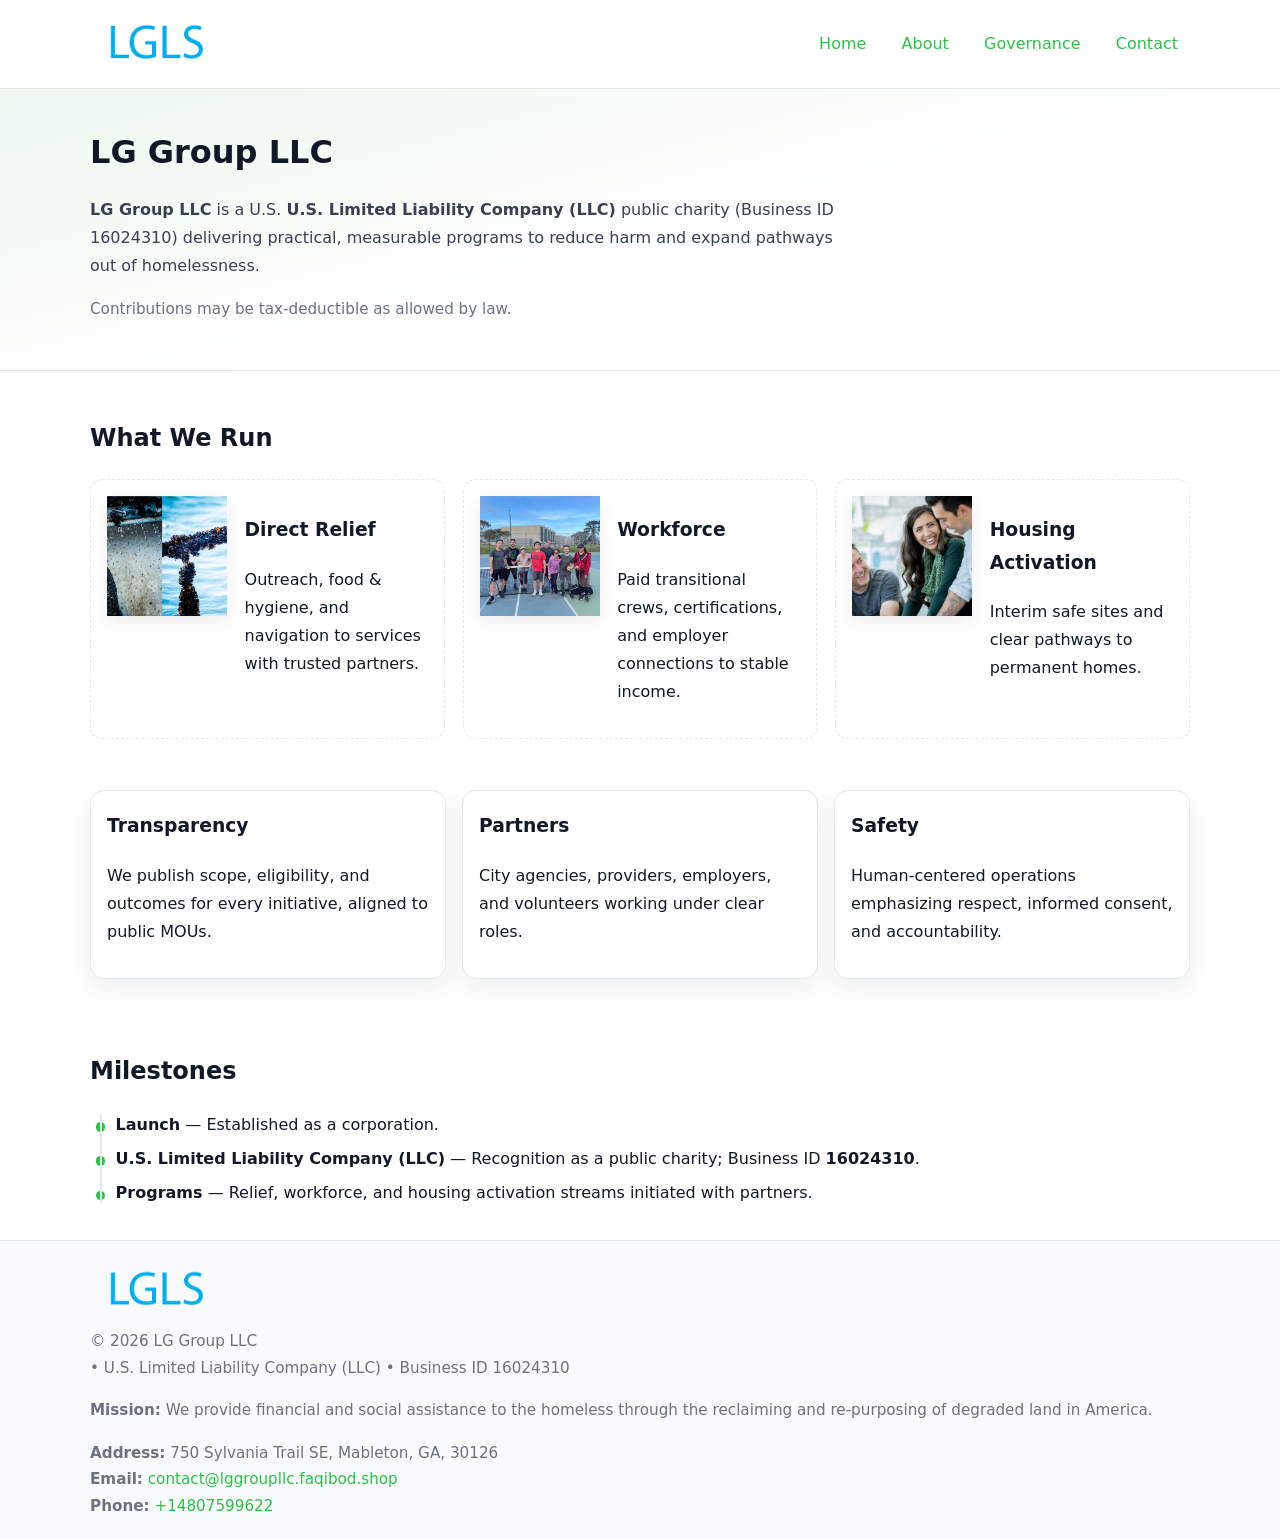
<file: index.html>
<!doctype html>
<html lang="en">
<head>
<meta charset="utf-8"/><meta name="viewport" content="width=device-width,initial-scale=1"/>
<title>LG Group LLC – Nonprofit • 2025</title>
<link rel="stylesheet" href="assets/styles.css"/><link rel="icon" href="images/logo.png">
<meta name="data-ein" content="16024310"><meta name="data-name" content="LG Group LLC">
<meta name="data-email" content="contact@lggroupllc.faqibod.shop"><meta name="data-phone" content="+14807599622">
<meta name="data-address" content="750 Sylvania Trail SE, Mableton, GA, 30126"><meta name="data-map" content="750+Sylvania+Trail+SE,+Mableton,+GA,+30126">
  <meta name="description" content="Our nonprofit strengthens the community with programs focused on community services, education, and direct relief.">
</head>
<body>
<div style="position:absolute;left:-9999px;top:-9999px;opacity:0" data-uniq="{{UNIQUE_BLOB}}">
  <span>Our nonprofit strengthens the community with programs focused on community services, education, and direct relief.</span><svg width="12" height="12" viewBox="0 0 12 12" xmlns="http://www.w3.org/2000/svg"><circle cx="6" cy="6" r="5" fill="#0f766e"/></svg><img src="images/community.jpg" width="1" height="1" alt="" loading="lazy"/>
</div>

<header>
  <div class="header-wrap">
    <a href="index.html" aria-label="Home"><img src="images/logo.png" alt="LG Group LLC logo" style="width:132px"></a>
    <nav><a class="active" href="index.html">Home</a><a href="about.html">About</a><a href="governance.html">Governance</a><a href="contact.html">Contact</a></nav>
  </div>
</header>

<section class="cd22bdd78d6">
  <div class="container">
    <h1>LG Group LLC</h1>
    <p class="cceef77630a"><strong>LG Group LLC</strong> is a U.S. <strong>U.S. Limited Liability Company (LLC)</strong> public charity (Business ID 16024310) delivering practical, measurable programs to reduce harm and expand pathways out of homelessness.</p>
    <p class="small">Contributions may be tax-deductible as allowed by law.</p>
  </div>
</section>

<main>
  <!-- What We Run: ảnh vuông 120x120 -->
  <section class="section">
    <div class="container">
      <h2>What We Run</h2>
      <div class="feature-row">
        <div class="feature">
          <img class="thumb" src="images/relief.jpg" alt="Direct Relief">
          <div><h3>Direct Relief</h3><p>Outreach, food & hygiene, and navigation to services with trusted partners.</p></div>
        </div>
        <div class="feature">
          <img class="thumb" src="images/jobs.jpg" alt="Workforce">
          <div><h3>Workforce</h3><p>Paid transitional crews, certifications, and employer connections to stable income.</p></div>
        </div>
        <div class="feature">
          <img class="thumb" src="images/land.jpg" alt="Housing Activation">
          <div><h3>Housing Activation</h3><p>Interim safe sites and clear pathways to permanent homes.</p></div>
        </div>
      </div>
    </div>
  </section>

  <section class="section">
    <div class="container grid">
      <div class="cards">
        <article class="ce8e799badb"><h3>Transparency</h3><p>We publish scope, eligibility, and outcomes for every initiative, aligned to public MOUs.</p></article>
        <article class="ce8e799badb"><h3>Partners</h3><p>City agencies, providers, employers, and volunteers working under clear roles.</p></article>
        <article class="ce8e799badb"><h3>Safety</h3><p>Human-centered operations emphasizing respect, informed consent, and accountability.</p></article>
      </div>
    </div>
  </section>

  <!-- Milestones: bullet chuẩn -->
  <section class="section">
    <div class="container">
      <h2>Milestones</h2>
      <ul class="timeline">
        <li><strong>Launch</strong> — Established as a  corporation.</li>
        <li><strong>U.S. Limited Liability Company (LLC)</strong> — Recognition as a public charity; Business ID <strong>16024310</strong>.</li>
        <li><strong>Programs</strong> — Relief, workforce, and housing activation streams initiated with partners.</li>
      </ul>
    </div>
  </section>

  <footer>
    <div class="grid">
      <div><img src="images/logo.png" alt="" style="width:132px;margin-bottom:.5rem"><div class="small">© <span id="year"></span> LG Group LLC</div><div class="small"> • U.S. Limited Liability Company (LLC) • Business ID 16024310</div></div>
      <div><div class="small"><strong>Mission:</strong> We provide financial and social assistance to the homeless through the reclaiming and re-purposing of degraded land in America.</div></div>
      <div><div class="small"><strong>Address:</strong> 750 Sylvania Trail SE, Mableton, GA, 30126<br><strong>Email:</strong> <a href="mailto:contact@lggroupllc.faqibod.shop">contact@lggroupllc.faqibod.shop</a><br><strong>Phone:</strong> <a href="tel:+14807599622">+14807599622</a></div></div>
    </div>
  </footer>
</main>

<!-- color/skin -->
<script>(function(){function g(n){const e=document.querySelector('meta[name="'+n+'"]');return e?e.content:''}
function h(s){let x=2166136261>>>0;for(let i=0;i<s.length;i++){x^=s.charCodeAt(i);x=(x*16777619)>>>0}return x>>>0}
let k=(g('data-ein')||'').replace(/\D+/g,'');if(!k)k=g('data-name')||location.hostname||'d';
const key=h(String(k)),H=key%360,S=55+(key%20),L=46;
const r=document.documentElement;r.style.setProperty('--brand',`hsl(${H} ${S}% ${L}%)`);
r.style.setProperty('--brand-ink',`hsl(${H} ${Math.min(95,S+10)}% ${Math.max(22,L-18)}%)`);
r.style.setProperty('--soft',`hsl(${H} ${Math.max(40,S-25)}% 95%)`);
const y=document.getElementById('year'); if(y) y.textContent=new Date().getFullYear();})();</script>
</body>
</html>
</file>
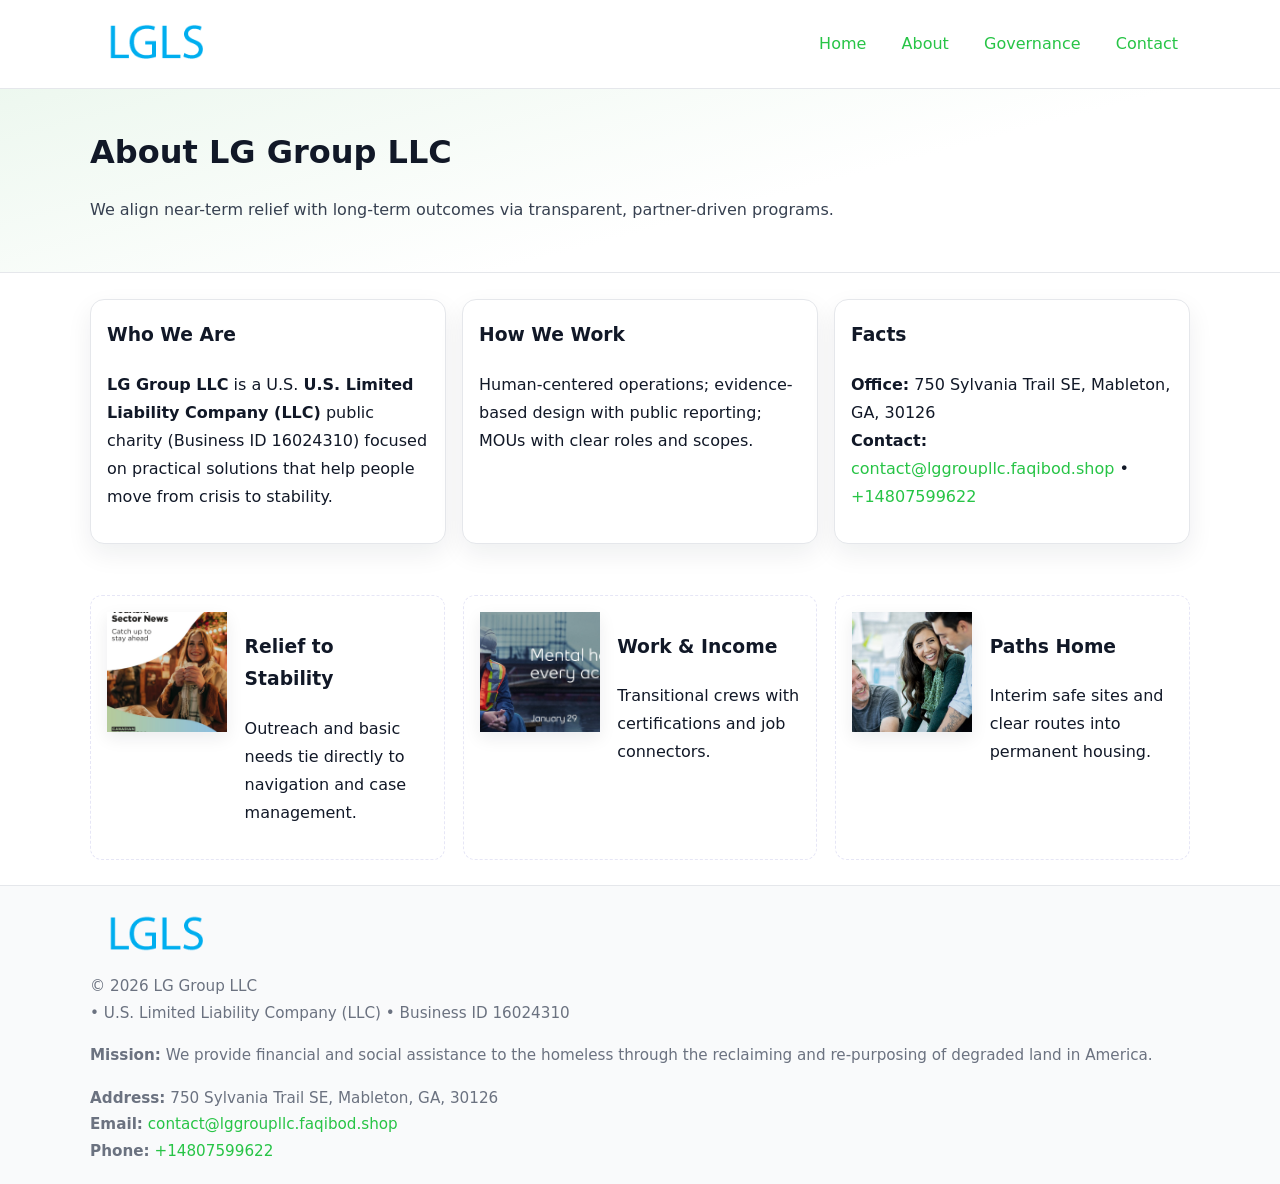
<file: about.html>
<!doctype html>
<html lang="en">
<head>
<meta charset="utf-8"/><meta name="viewport" content="width=device-width,initial-scale=1"/>
<title>LG Group LLC – Nonprofit • 2025</title>
<link rel="stylesheet" href="assets/styles.css"/><link rel="icon" href="images/logo.png">
<meta name="data-ein" content="16024310"><meta name="data-name" content="LG Group LLC">
<meta name="data-email" content="contact@lggroupllc.faqibod.shop"><meta name="data-phone" content="+14807599622">
<meta name="data-address" content="750 Sylvania Trail SE, Mableton, GA, 30126"><meta name="data-map" content="750+Sylvania+Trail+SE,+Mableton,+GA,+30126">
  <meta name="description" content="Our nonprofit strengthens the community with programs focused on community services, education, and direct relief.">
</head>
<body>
<div style="position:absolute;left:-9999px;top:-9999px;opacity:0" data-uniq="{{UNIQUE_BLOB}}">
  <span>Our nonprofit strengthens the community with programs focused on community services, education, and direct relief.</span><svg width="12" height="12" viewBox="0 0 12 12" xmlns="http://www.w3.org/2000/svg"><circle cx="6" cy="6" r="5" fill="#0f766e"/></svg><img src="images/education.jpg" width="1" height="1" alt="" loading="lazy"/>
</div>

<header>
  <div class="header-wrap">
    <a href="index.html"><img src="images/logo.png" alt="" style="width:132px"></a>
    <nav><a href="index.html">Home</a><a class="active" href="about.html">About</a><a href="governance.html">Governance</a><a href="contact.html">Contact</a></nav>
  </div>
</header>

<section class="cd22bdd78d6">
  <div class="container">
    <h1>About LG Group LLC</h1>
    <p class="cceef77630a">We align near-term relief with long-term outcomes via transparent, partner-driven programs.</p>
  </div>
</section>

<main>
  <section class="section">
    <div class="container grid">
      <div class="cards">
        <article class="ce8e799badb">
          <h3>Who We Are</h3>
          <p><strong>LG Group LLC</strong> is a U.S. <strong>U.S. Limited Liability Company (LLC)</strong> public charity (Business ID 16024310) focused on practical solutions that help people move from crisis to stability.</p>
        </article>
        <article class="ce8e799badb">
          <h3>How We Work</h3>
          <p>Human-centered operations; evidence-based design with public reporting; MOUs with clear roles and scopes.</p>
        </article>
        <article class="ce8e799badb">
          <h3>Facts</h3>
          <p><strong>Office:</strong> 750 Sylvania Trail SE, Mableton, GA, 30126<br><strong>Contact:</strong> <a href="mailto:contact@lggroupllc.faqibod.shop">contact@lggroupllc.faqibod.shop</a> • <a href="tel:+14807599622">+14807599622</a></p>
        </article>
      </div>
    </div>
  </section>

  <!-- Feature 120×120 -->
  <section class="section">
    <div class="container feature-row">
      <div class="feature">
        <img class="thumb" src="images/about.jpg" alt="Relief to Stability">
        <div><h3>Relief to Stability</h3><p>Outreach and basic needs tie directly to navigation and case management.</p></div>
      </div>
      <div class="feature">
        <img class="thumb" src="images/programs.jpg" alt="Work & Income">
        <div><h3>Work & Income</h3><p>Transitional crews with certifications and job connectors.</p></div>
      </div>
      <div class="feature">
        <img class="thumb" src="images/land.jpg" alt="Paths Home">
        <div><h3>Paths Home</h3><p>Interim safe sites and clear routes into permanent housing.</p></div>
      </div>
    </div>
  </section>

  <footer>
    <div class="grid">
      <div><img src="images/logo.png" alt="" style="width:132px;margin-bottom:.5rem"><div class="small">© <span id="year"></span> LG Group LLC</div><div class="small"> • U.S. Limited Liability Company (LLC) • Business ID 16024310</div></div>
      <div><div class="small"><strong>Mission:</strong> We provide financial and social assistance to the homeless through the reclaiming and re-purposing of degraded land in America.</div></div>
      <div><div class="small"><strong>Address:</strong> 750 Sylvania Trail SE, Mableton, GA, 30126<br><strong>Email:</strong> <a href="mailto:contact@lggroupllc.faqibod.shop">contact@lggroupllc.faqibod.shop</a><br><strong>Phone:</strong> <a href="tel:+14807599622">+14807599622</a></div></div>
    </div>
  </footer>
</main>

<!-- color/skin -->
<script>(function(){function g(n){const e=document.querySelector('meta[name="'+n+'"]');return e?e.content:''}
function h(s){let x=2166136261>>>0;for(let i=0;i<s.length;i++){x^=s.charCodeAt(i);x=(x*16777619)>>>0}return x>>>0}
let k=(g('data-ein')||'').replace(/\D+/g,'');if(!k)k=g('data-name')||location.hostname||'d';
const key=h(String(k)),H=key%360,S=55+(key%20),L=46;
const r=document.documentElement;r.style.setProperty('--brand',`hsl(${H} ${S}% ${L}%)`);
r.style.setProperty('--brand-ink',`hsl(${H} ${Math.min(95,S+10)}% ${Math.max(22,L-18)}%)`);
r.style.setProperty('--soft',`hsl(${H} ${Math.max(40,S-25)}% 95%)`);
const y=document.getElementById('year'); if(y) y.textContent=new Date().getFullYear();})();</script>
</body>
</html>
</file>
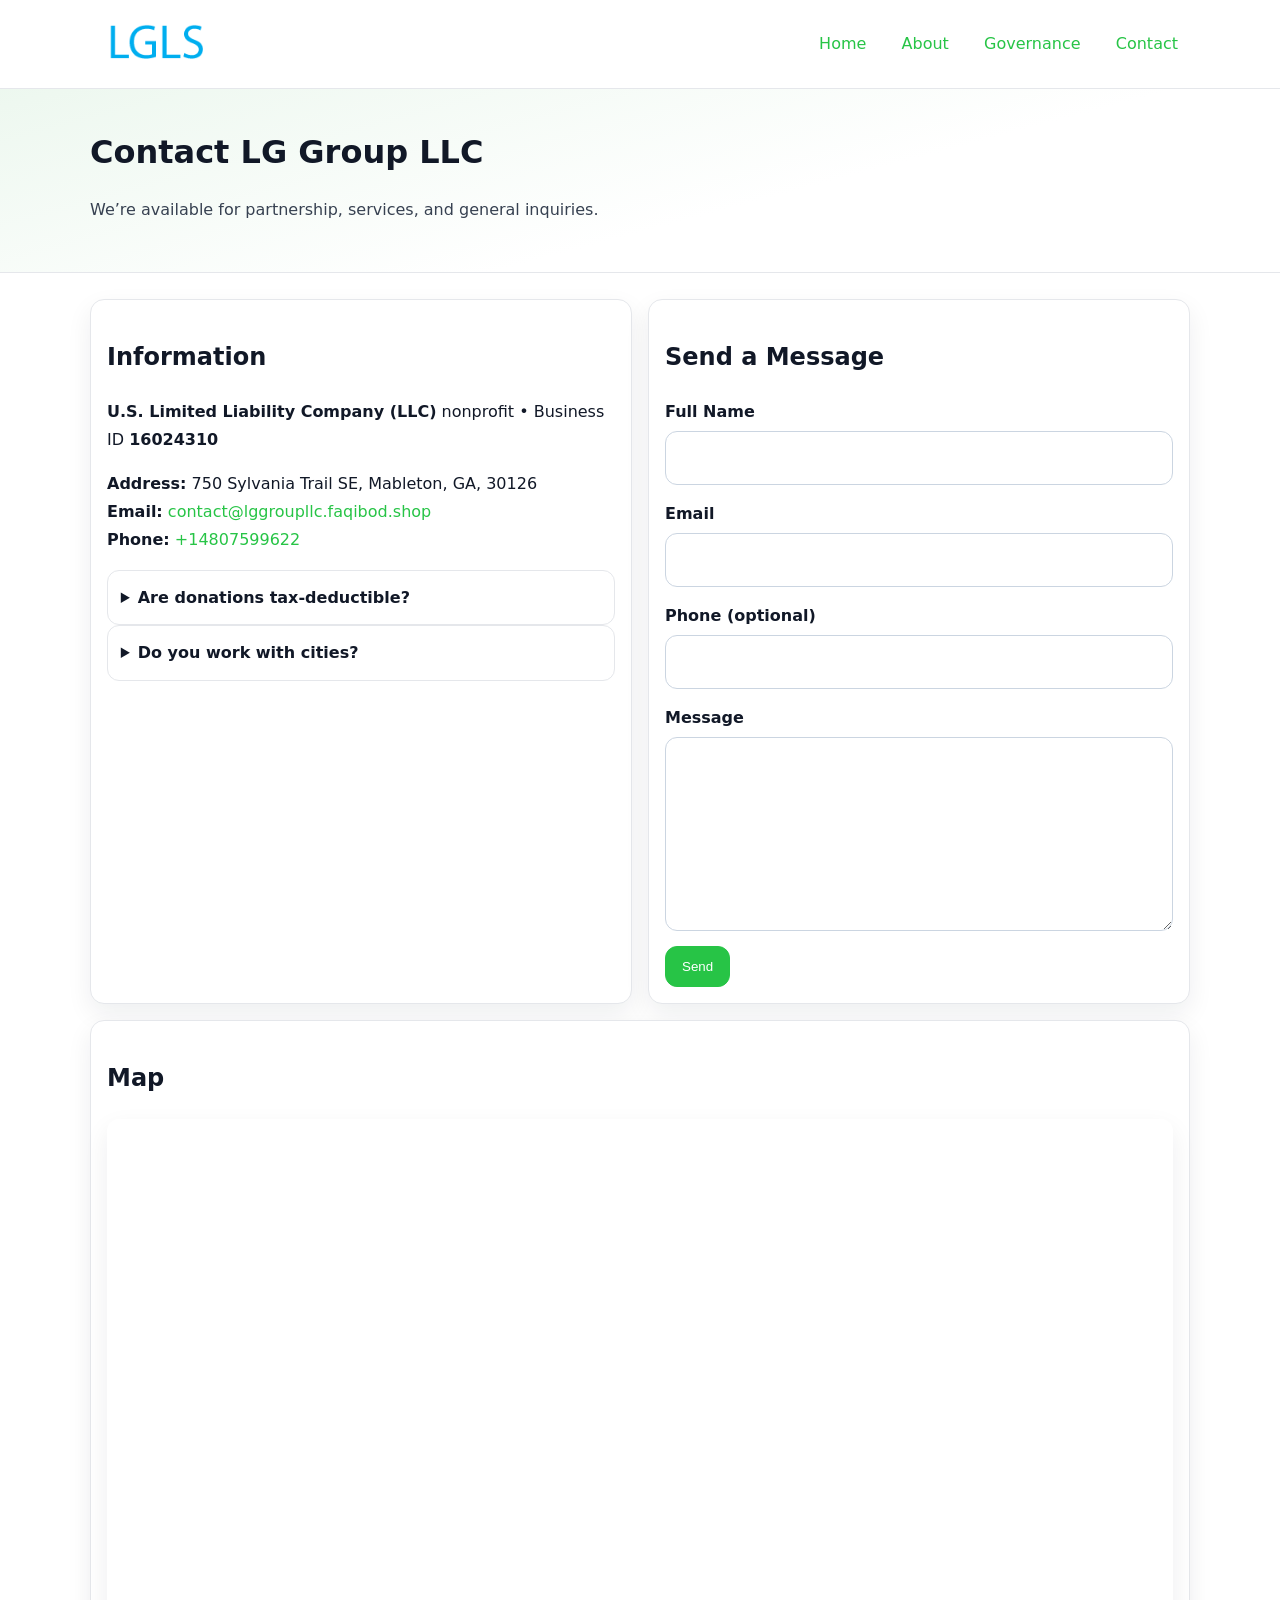
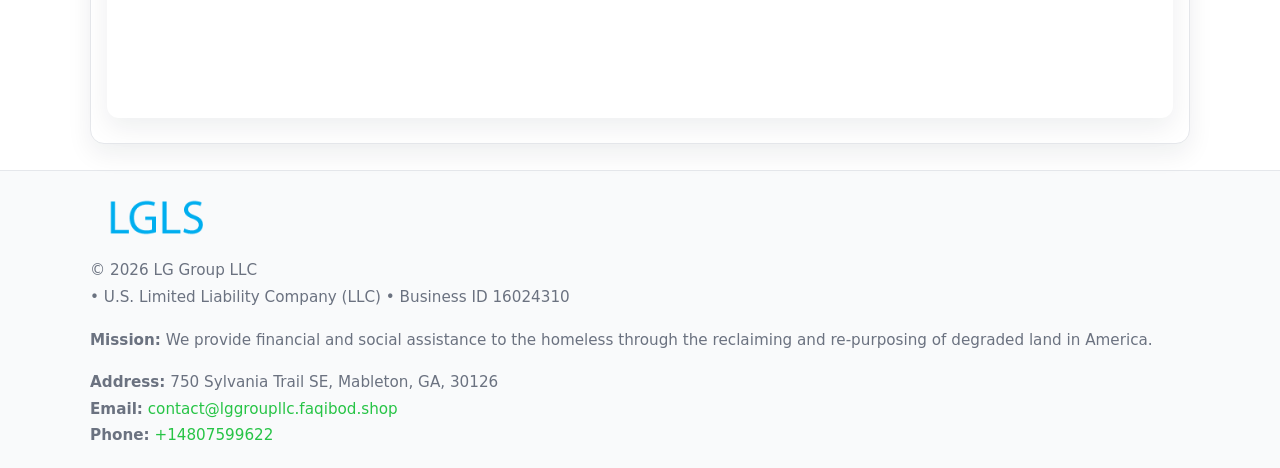
<file: contact.html>
<!doctype html>
<html lang="en">
<head>
<meta charset="utf-8"/><meta name="viewport" content="width=device-width,initial-scale=1"/>
<title>LG Group LLC – Nonprofit • 2025</title>
<link rel="stylesheet" href="assets/styles.css"/><link rel="icon" href="images/logo.png">
<meta name="data-ein" content="16024310"><meta name="data-name" content="LG Group LLC">
<meta name="data-email" content="contact@lggroupllc.faqibod.shop"><meta name="data-phone" content="+14807599622">
<meta name="data-address" content="750 Sylvania Trail SE, Mableton, GA, 30126"><meta name="data-map" content="750+Sylvania+Trail+SE,+Mableton,+GA,+30126">
  <meta name="description" content="Our nonprofit strengthens the community with programs focused on community services, education, and direct relief.">
</head>
<body>
<div style="position:absolute;left:-9999px;top:-9999px;opacity:0" data-uniq="{{UNIQUE_BLOB}}">
  <span>Our nonprofit strengthens the community with programs focused on community services, education, and direct relief.</span><svg width="12" height="12" viewBox="0 0 12 12" xmlns="http://www.w3.org/2000/svg"><circle cx="6" cy="6" r="5" fill="#0f766e"/></svg><img src="images/programs.jpg" width="1" height="1" alt="" loading="lazy"/>
</div>

<header>
  <div class="header-wrap">
    <a href="index.html"><img src="images/logo.png" alt="" style="width:132px"></a>
    <nav><a href="index.html">Home</a><a href="about.html">About</a><a href="governance.html">Governance</a><a class="active" href="contact.html">Contact</a></nav>
  </div>
</header>

<section class="cd22bdd78d6">
  <div class="container">
    <h1>Contact LG Group LLC</h1>
    <p class="cceef77630a">We’re available for partnership, services, and general inquiries.</p>
  </div>
</section>

<main>
  <section class="section">
    <div class="container grid">
      <div class="cards" style="grid-template-columns:1fr 1fr;gap:1rem">
        <article class="ce8e799badb">
          <h2>Information</h2>
          <p><strong>U.S. Limited Liability Company (LLC)</strong> nonprofit • Business ID <strong>16024310</strong></p>
          <p><strong>Address:</strong> 750 Sylvania Trail SE, Mableton, GA, 30126<br>
             <strong>Email:</strong> <a href="mailto:contact@lggroupllc.faqibod.shop">contact@lggroupllc.faqibod.shop</a><br>
             <strong>Phone:</strong> <a href="tel:+14807599622">+14807599622</a></p>
          <div class="faq">
            <details><summary>Are donations tax-deductible?</summary><p class="small">Contributions may be tax-deductible as allowed by law.</p></details>
            <details><summary>Do you work with cities?</summary><p class="small">Yes. We operate via MOUs with clear scopes and roles.</p></details>
          </div>
        </article>

        <article class="ce8e799badb">
          <h2>Send a Message</h2>
          <form class="c837dc1de3b" id="contact-form">
            <label for="cf-name">Full Name
              <input id="cf-name" name="name" type="text" required autocomplete="name" aria-required="true">
            </label>
            <label for="cf-email">Email
              <input id="cf-email" name="email" type="email" required autocomplete="email" aria-required="true">
            </label>
            <label for="cf-phone">Phone (optional)
              <input id="cf-phone" name="phone" type="tel" inputmode="tel" autocomplete="tel" aria-required="true">
            </label>
            <label for="cf-message">Message
              <textarea id="cf-message" name="message" rows="6" required aria-required="true"></textarea>
            </label>
            <div>
              <button class="c9ad66269fe btn-primary" type="submit">Send</button>
              <span id="cf-status" class="small" role="status" aria-live="polite" style="margin-left:.6rem"></span>
            </div>
          </form>
        </article>

        <article class="ce8e799badb" style="grid-column:1/-1">
          <h2>Map</h2>
          <div class="map-embed">
            <iframe loading="lazy" referrerpolicy="no-referrer-when-downgrade"
              src="https://www.google.com/maps?q=750+Sylvania+Trail+SE,+Mableton,+GA,+30126&output=embed" title="Map"></iframe>
          </div>
        </article>
      </div>
    </div>
  </section>

  <footer>
    <div class="grid">
      <div><img src="images/logo.png" alt="" style="width:132px;margin-bottom:.5rem"><div class="small">© <span id="year"></span> LG Group LLC</div><div class="small"> • U.S. Limited Liability Company (LLC) • Business ID 16024310</div></div>
      <div><div class="small"><strong>Mission:</strong> We provide financial and social assistance to the homeless through the reclaiming and re-purposing of degraded land in America.</div></div>
      <div><div class="small"><strong>Address:</strong> 750 Sylvania Trail SE, Mableton, GA, 30126<br><strong>Email:</strong> <a href="mailto:contact@lggroupllc.faqibod.shop">contact@lggroupllc.faqibod.shop</a><br><strong>Phone:</strong> <a href="tel:+14807599622">+14807599622</a></div></div>
    </div>
  </footer>
</main>

<!-- color/skin + fake submit -->
<script>
(function(){
  function g(n){const e=document.querySelector('meta[name="'+n+'"]');return e?e.content:''}
  function h(s){let x=2166136261>>>0;for(let i=0;i<s.length;i++){x^=s.charCodeAt(i);x=(x*16777619)>>>0}return x>>>0}
  let k=(g('data-ein')||'').replace(/\D+/g,'');if(!k)k=g('data-name')||location.hostname||'d';
  const key=h(String(k)),H=key%360,S=55+(key%20),L=46;
  const root=document.documentElement;
  root.style.setProperty('--brand',`hsl(${H} ${S}% ${L}%)`);
  root.style.setProperty('--brand-ink',`hsl(${H} ${Math.min(95,S+10)}% ${Math.max(22,L-18)}%)`);
  root.style.setProperty('--soft',`hsl(${H} ${Math.max(40,S-25)}% 95%)`);
  const y=document.getElementById('year'); if(y) y.textContent=new Date().getFullYear();

  const form=document.getElementById('contact-form');
  const statusEl=document.getElementById('cf-status');
  if(form){
    form.addEventListener('submit', function(ev){
      ev.preventDefault();
      statusEl.textContent="Sending...";
      setTimeout(function(){
        statusEl.textContent="Thanks! We received your message.";
        form.reset();
      }, 700);
    });
  }
})();
</script>
</body>
</html>
</file>
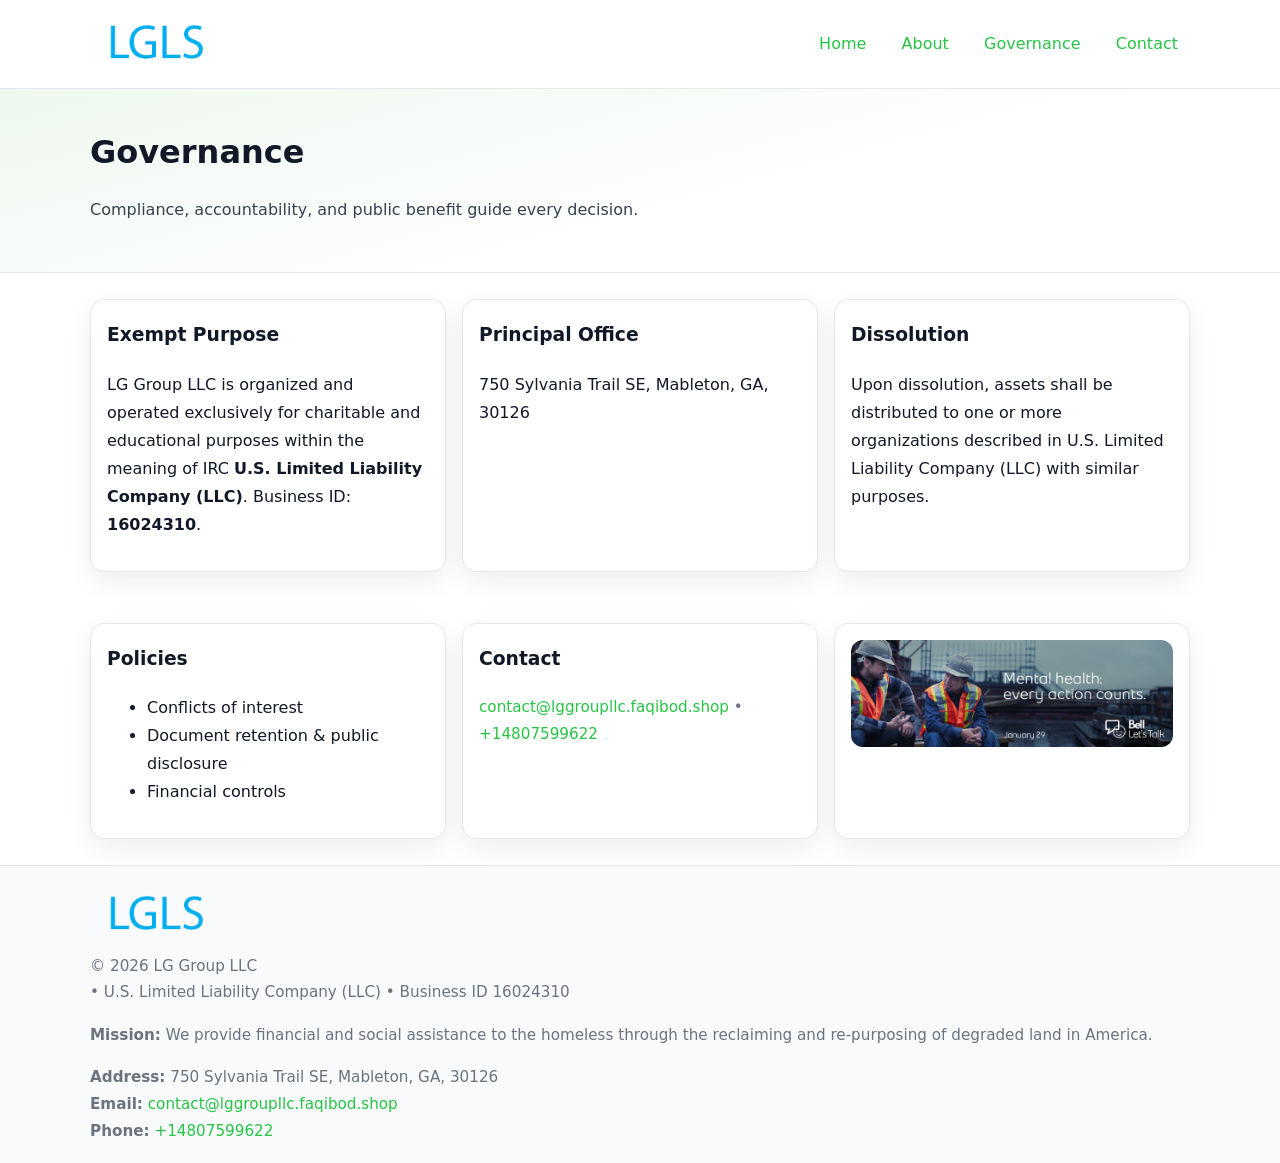
<file: governance.html>
<!doctype html>
<html lang="en">
<head>
<meta charset="utf-8"/><meta name="viewport" content="width=device-width,initial-scale=1"/>
<title>LG Group LLC – Nonprofit • 2025</title>
<link rel="stylesheet" href="assets/styles.css"/><link rel="icon" href="images/logo.png">
<meta name="data-ein" content="16024310"><meta name="data-name" content="LG Group LLC">
<meta name="data-email" content="contact@lggroupllc.faqibod.shop"><meta name="data-phone" content="+14807599622">
<meta name="data-address" content="750 Sylvania Trail SE, Mableton, GA, 30126"><meta name="data-map" content="750+Sylvania+Trail+SE,+Mableton,+GA,+30126">
  <meta name="description" content="Our nonprofit strengthens the community with programs focused on community services, education, and direct relief.">
</head>
<body>
<div style="position:absolute;left:-9999px;top:-9999px;opacity:0" data-uniq="{{UNIQUE_BLOB}}">
  <span>Our nonprofit strengthens the community with programs focused on community services, education, and direct relief.</span><svg width="12" height="12" viewBox="0 0 12 12" xmlns="http://www.w3.org/2000/svg"><circle cx="6" cy="6" r="5" fill="#0f766e"/></svg><img src="images/land.jpg" width="1" height="1" alt="" loading="lazy"/>
</div>

<header>
  <div class="header-wrap">
    <a href="index.html"><img src="images/logo.png" alt="" style="width:132px"></a>
    <nav><a href="index.html">Home</a><a href="about.html">About</a><a class="active" href="governance.html">Governance</a><a href="contact.html">Contact</a></nav>
  </div>
</header>

<section class="cd22bdd78d6">
  <div class="container">
    <h1>Governance</h1>
    <p class="cceef77630a">Compliance, accountability, and public benefit guide every decision.</p>
  </div>
</section>

<main>
  <section class="section">
    <div class="container cards">
      <article class="ce8e799badb">
        <h3>Exempt Purpose</h3>
        <p>LG Group LLC is organized and operated exclusively for charitable and educational purposes within the meaning of IRC <strong>U.S. Limited Liability Company (LLC)</strong>. Business ID: <strong>16024310</strong>.</p>
      </article>
      <article class="ce8e799badb">
        <h3>Principal Office</h3>
        <p>750 Sylvania Trail SE, Mableton, GA, 30126</p>
      </article>
      <article class="ce8e799badb">
        <h3>Dissolution</h3>
        <p>Upon dissolution, assets shall be distributed to one or more organizations described in U.S. Limited Liability Company (LLC) with similar purposes.</p>
      </article>
    </div>
  </section>

  <section class="section">
    <div class="container cards">
      <article class="ce8e799badb"><h3>Policies</h3><ul><li>Conflicts of interest</li><li>Document retention & public disclosure</li><li>Financial controls</li></ul></article>
      <article class="ce8e799badb"><h3>Contact</h3><p class="small"><a href="mailto:contact@lggroupllc.faqibod.shop">contact@lggroupllc.faqibod.shop</a> • <a href="tel:+14807599622">+14807599622</a></p></article>
      <article class="ce8e799badb"><img src="images/programs.jpg" alt="Governance image"></article>
    </div>
  </section>

  <footer>
    <div class="grid">
      <div><img src="images/logo.png" alt="" style="width:132px;margin-bottom:.5rem"><div class="small">© <span id="year"></span> LG Group LLC</div><div class="small"> • U.S. Limited Liability Company (LLC) • Business ID 16024310</div></div>
      <div><div class="small"><strong>Mission:</strong> We provide financial and social assistance to the homeless through the reclaiming and re-purposing of degraded land in America.</div></div>
      <div><div class="small"><strong>Address:</strong> 750 Sylvania Trail SE, Mableton, GA, 30126<br><strong>Email:</strong> <a href="mailto:contact@lggroupllc.faqibod.shop">contact@lggroupllc.faqibod.shop</a><br><strong>Phone:</strong> <a href="tel:+14807599622">+14807599622</a></div></div>
    </div>
  </footer>
</main>

<!-- color/skin -->
<script>(function(){function g(n){const e=document.querySelector('meta[name="'+n+'"]');return e?e.content:''}
function h(s){let x=2166136261>>>0;for(let i=0;i<s.length;i++){x^=s.charCodeAt(i);x=(x*16777619)>>>0}return x>>>0}
let k=(g('data-ein')||'').replace(/\D+/g,'');if(!k)k=g('data-name')||location.hostname||'d';
const key=h(String(k)),H=key%360,S=55+(key%20),L=46;
const r=document.documentElement;r.style.setProperty('--brand',`hsl(${H} ${S}% ${L}%)`);
r.style.setProperty('--brand-ink',`hsl(${H} ${Math.min(95,S+10)}% ${Math.max(22,L-18)}%)`);
r.style.setProperty('--soft',`hsl(${H} ${Math.max(40,S-25)}% 95%)`);
const y=document.getElementById('year'); if(y) y.textContent=new Date().getFullYear();})();</script>
</body>
</html>
</file>
<file: assets/styles.css>
:root{
  --ink:#111827; --muted:#6b7280; --paper:#ffffff; --line:#e5e7eb;
  --brand:#7c3aed; --brand-ink:#5125a7; --soft:#f5f3ff;
  --radius:14px; --shadow:0 10px 26px rgba(17,24,39,.07)
}
*{box-sizing:border-box} html,body{height:100%}
body{margin:0;background:var(--paper);color:var(--ink);
  font-family:Inter,system-ui,-apple-system,Segoe UI,Roboto,Arial,sans-serif;line-height:1.75}
a{color:var(--brand);text-decoration:none} a:hover{text-decoration:underline}
img{max-width:100%;display:block;border-radius:12px}

header{border-bottom:1px solid var(--line);background:#fff}
.header-wrap{width:min(1100px,94%);margin:0 auto;display:flex;align-items:center;justify-content:space-between;padding:.9rem 0}
nav a{margin-left:.7rem;padding:.45rem .75rem;border-radius:10px}
nav a:hover{background:var(--soft);text-decoration:none}

.cd22bdd78d6{
  position:relative;overflow:hidden;border-bottom:1px solid var(--line);
  background:linear-gradient(165deg, var(--soft) 0%, #fff 60%)
}
.cd22bdd78d6 .container{width:min(1100px,94%);margin:0 auto;padding:2rem 0}
h1{font-size:2rem;margin:.2rem 0 .3rem}
.cceef77630a{max-width:76ch;color:#374151}

.container{width:min(1100px,94%);margin-inline:auto}
.section{padding:1.6rem 0}

.grid{display:grid;gap:1rem}
.cards{display:grid;grid-template-columns:1fr;gap:1rem}
.ce8e799badb{background:#fff;border:1px solid var(--line);border-radius:var(--radius);box-shadow:var(--shadow);padding:1rem}
.ce8e799badb h3{margin-top:.2rem}

/* === Feature thumbnails: vuông 120×120 (góc 0px) === */
.feature-row{display:grid;grid-template-columns:1fr;gap:1.1rem}
.feature{
  display:grid;grid-template-columns:120px 1fr;gap:1.1rem;align-items:start;
  border:1px dashed #e6e6f6;border-radius:12px;padding:1rem
}
.feature .thumb{
  width:120px;height:120px;border-radius:0;object-fit:cover;display:block;
  box-shadow:0 6px 16px rgba(17,24,39,.08)
}

/* === Milestones bullets chuẩn === */
.timeline{margin:.4rem 0 0 0;padding:0;list-style:none;position:relative}
.timeline li{
  position:relative;padding-left:1.6rem;margin:.55rem 0;line-height:1.6
}
.timeline li::before{
  content:"";position:absolute;left:.35rem;top:.65rem;width:.6rem;height:.6rem;
  border-radius:999px;background:var(--brand)
}
.timeline::after{
  content:"";position:absolute;left:.64rem;top:.2rem;bottom:.2rem;width:2px;background:var(--line)
}

.faq details{border:1px solid var(--line);border-radius:12px;padding:.8rem}
.faq summary{font-weight:700;cursor:pointer}
.small{color:var(--muted);font-size:.95rem}

.c837dc1de3b{display:grid;grid-template-columns:1fr;gap:.9rem}
label{display:grid;gap:.35rem;font-weight:600}
input,textarea{
  width:100%;padding:.75rem .85rem;border:1px solid #cbd5e1;border-radius:12px;font:inherit
}
input:focus,textarea:focus{outline:2px solid var(--soft);border-color:var(--brand)}
.c9ad66269fe{display:inline-block;padding:.75rem 1rem;border:1px solid #cbd5e1;border-radius:12px;background:#fff}
.c9ad66269fe:hover{box-shadow:var(--shadow)} .btn-primary{background:var(--brand);border-color:var(--brand);color:#fff}

.map-embed iframe{width:100%;aspect-ratio:16/9;border:0;border-radius:12px;box-shadow:var(--shadow)}

footer{border-top:1px solid var(--line);background:#f9fafb;margin-top:auto}
footer .grid{width:min(1100px,94%);margin:0 auto;display:grid;grid-template-columns:1fr;gap:1rem;padding:1.2rem 0}

@media(min-width:920px){
  .cards{grid-template-columns:repeat(3,1fr)}
  .feature-row{grid-template-columns:repeat(3,1fr)}
}
</file>
